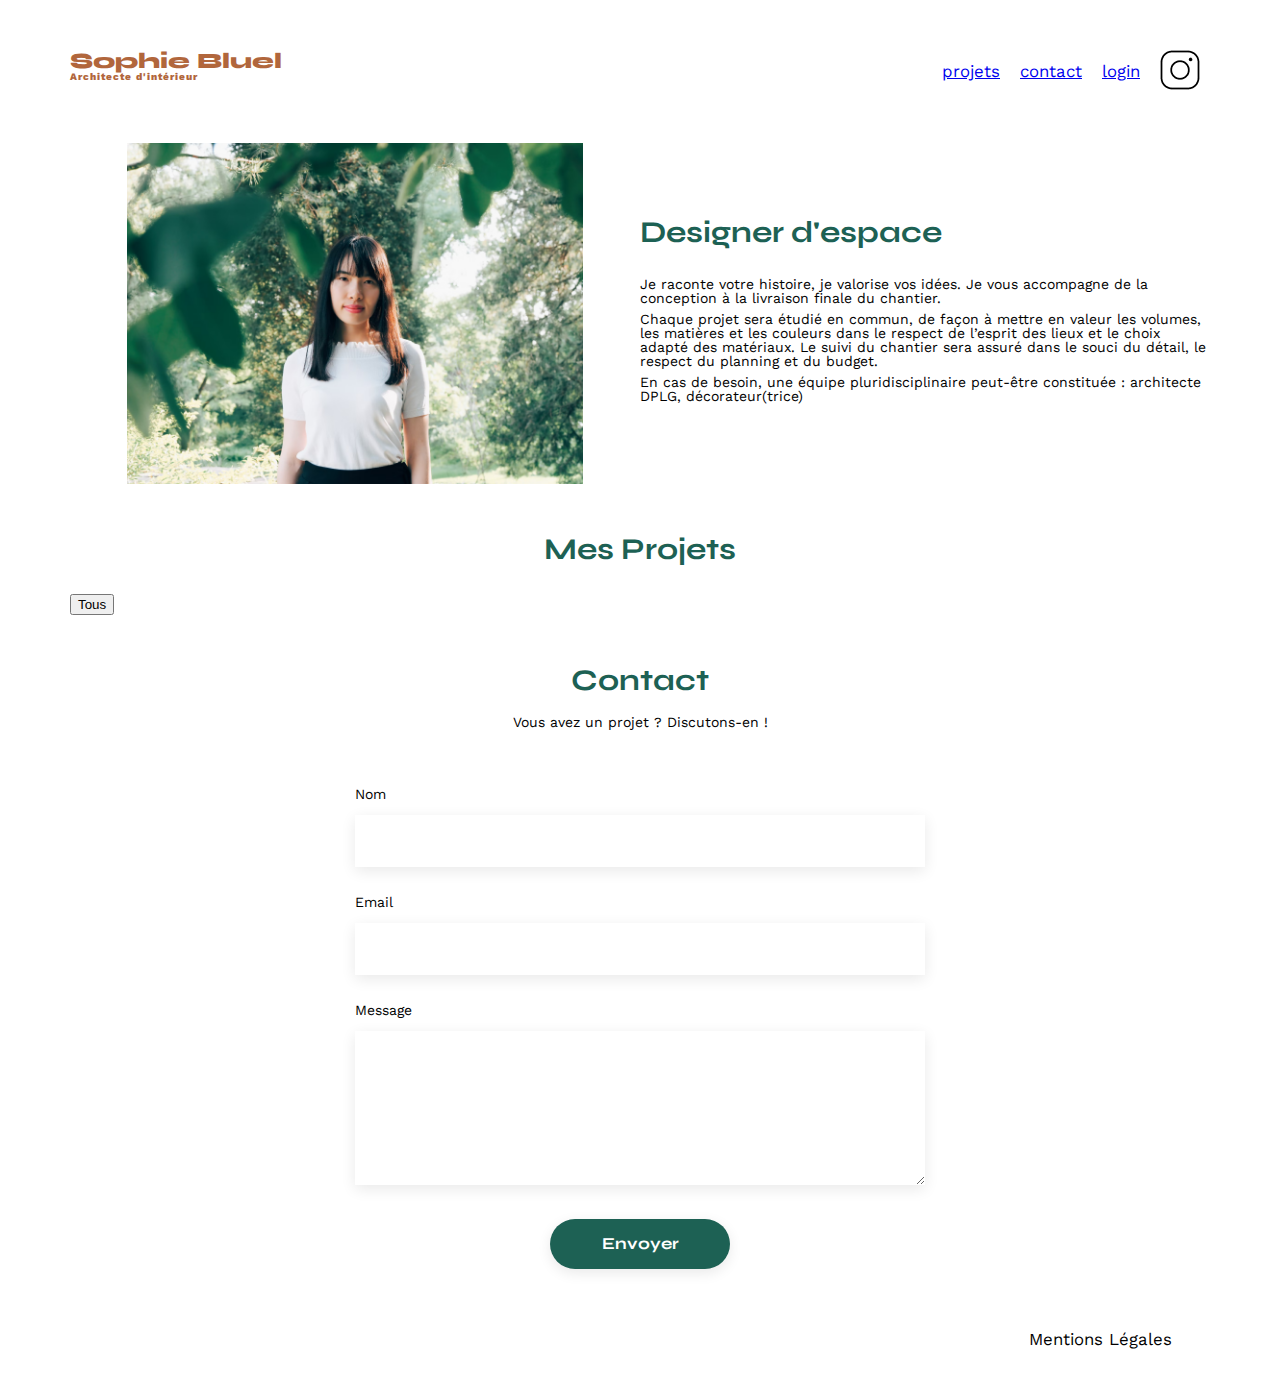
<file: FrontEnd/index.html>
<!DOCTYPE html>
<html lang="fr">

<head>
	<meta charset="UTF-8">
	<title>Sophie Bluel - Architecte d'intérieur</title>
	<meta name="viewport" content="width=device-width, initial-scale=1.0">
	<link rel="preconnect" href="https://fonts.googleapis.com">
	<link rel="preconnect" href="https://fonts.gstatic.com" crossorigin>
	<link href="https://fonts.googleapis.com/css2?family=Syne:wght@700;800&family=Work+Sans&display=swap"
		rel="stylesheet">
	<link rel="stylesheet" href="https://cdnjs.cloudflare.com/ajax/libs/font-awesome/6.4.0/css/all.min.css" />
	<meta name="description" content="">
	<link rel="stylesheet" href="./assets/style.css">
	<script type="module" src="./assets/main.js"></script>
</head>

<body>

	<header>
		<h1>Sophie Bluel <span>Architecte d'intérieur</span></h1>
		<nav>
			<ul>
				<li><a href="#portfolio">projets</a></li>
				<li><a href="#contact">contact</a></li>
				<li> <a href="login.html">login</a></li>
				<li><img src="./assets/icons/instagram.png" alt="Instagram"></li>
			</ul>
		</nav>
	</header>
	<main>
		<section id="introduction">
			<figure>
				<img src="./assets/images/sophie-bluel.png" alt="">
			</figure>
			<article>
				<h2>Designer d'espace</h2>
				<p>Je raconte votre histoire, je valorise vos idées. Je vous accompagne de la conception à la livraison
					finale du chantier.</p>
				<p>Chaque projet sera étudié en commun, de façon à mettre en valeur les volumes, les matières et les
					couleurs dans le respect de l’esprit des lieux et le choix adapté des matériaux. Le suivi du
					chantier sera assuré dans le souci du détail, le respect du planning et du budget.</p>
				<p>En cas de besoin, une équipe pluridisciplinaire peut-être constituée : architecte DPLG,
					décorateur(trice)</p>
			</article>
		</section>
		<section id="portfolio">
			<h2>Mes Projets</h2>
			<div class="filters">
				<button data-cat="all" class="filter-selected">Tous</button>
			</div>
			<div class="gallery">
			</div>
		</section>
		<section id="contact">
			<h2>Contact</h2>
			<p>Vous avez un projet ? Discutons-en !</p>
			<form action="#" method="post">
				<label for="name">Nom</label>
				<input type="text" name="name" id="name">
				<label for="email">Email</label>
				<input type="email" name="email" id="email">
				<label for="message">Message</label>
				<textarea name="message" id="message" cols="30" rows="10"></textarea>
				<input type="submit" value="Envoyer">
			</form>
		</section>
	</main>

	<footer>
		<nav>
			<ul>
				<li>Mentions Légales</li>
			</ul>
		</nav>
	</footer>
</body>

</html>
</file>
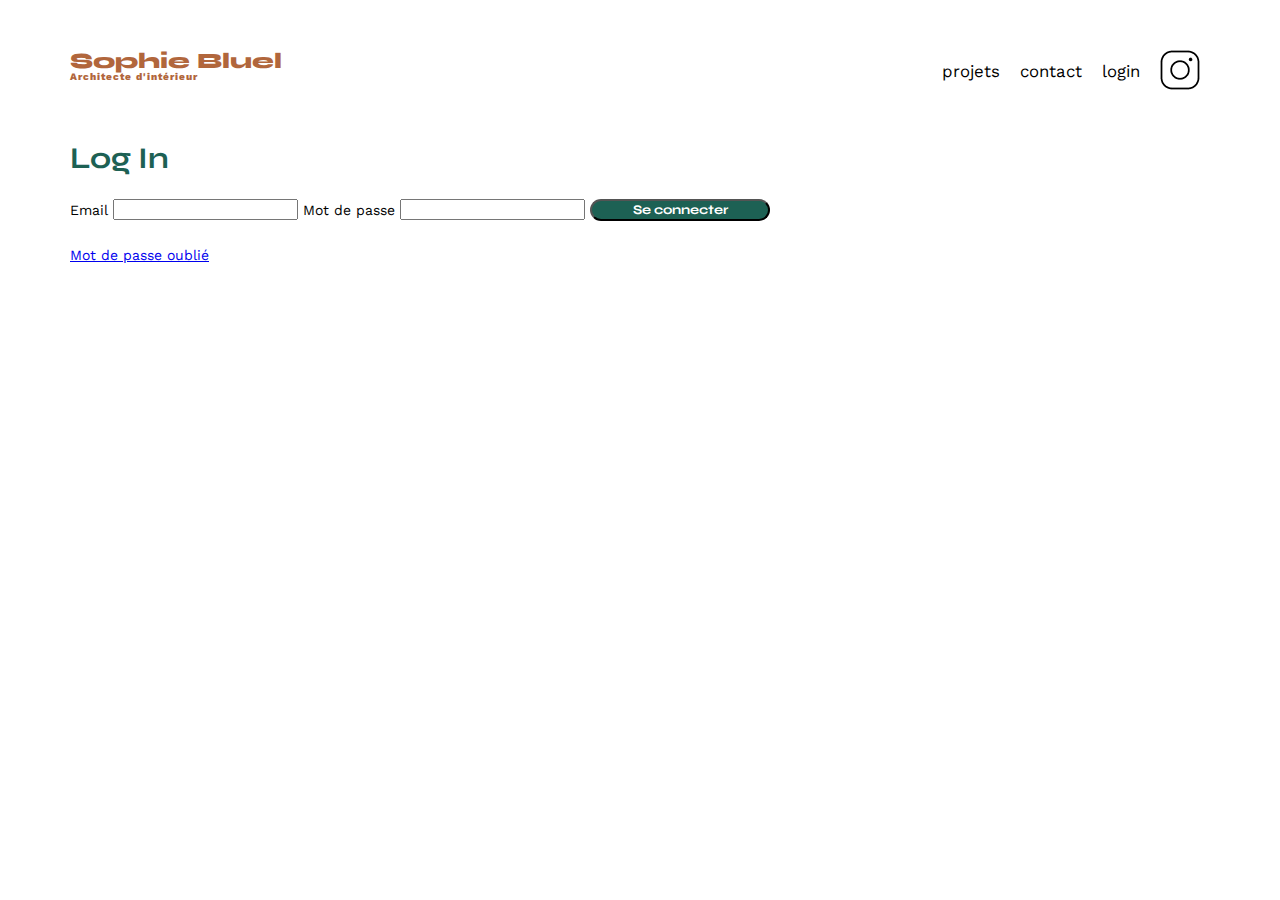
<file: FrontEnd/login.html>
<!DOCTYPE html>
<html lang="fr">

<head>
    <meta charset="UTF-8">
    <title>Connexion</title>
    <meta name="viewport" content="width=device-width, initial-scale=1.0">
    <link href="https://fonts.googleapis.com/css2?family=Syne:wght@700;800&family=Work+Sans&display=swap"
        rel="stylesheet">
    <link rel="stylesheet" href="./assets/style.css">
    <script type="module" src="./assets/login.js" defer></script>
    <script type="module" src="./assets/login.js"></script>
</head>

<body>
    <header>
        <h1>Sophie Bluel <span>Architecte d'intérieur</span></h1>
        <nav>
            <ul>
                <li>projets</li>
                <li>contact</li>
                <li>login</li>
                <li><img src="./assets/icons/instagram.png" alt="Instagram"></li>
            </ul>
        </nav>
    </header>
    <main>
        <section id="login-form">
            <h2>Log In</h2>
                <form action="#" method="post">
                    <label for="email">Email</label>
                    <input type="email" name="email" id="email">
                    <label for="password">Mot de passe </label>
                    <input type="password" name="password" id="password">
                    <input type="submit" value="Se connecter">
                </form>
                <a href="#" class="forgot-password">Mot de passe oublié</a>
        </section>
    </main>
</body>

</html>
</file>
<file: FrontEnd/assets/style.css>
/* http://meyerweb.com/eric/tools/css/reset/
   v2.0 | 20110126
   License: none (public domain)
*/

html, body, div, span, applet, object, iframe,
h1, h2, h3, h4, h5, h6, p, blockquote, pre,
a, abbr, acronym, address, big, cite, code,
del, dfn, em, img, ins, kbd, q, s, samp,
small, strike, strong, sub, sup, tt, var,
b, u, i, center,
dl, dt, dd, ol, ul, li,
fieldset, form, label, legend,
table, caption, tbody, tfoot, thead, tr, th, td,
article, aside, canvas, details, embed,
figure, figcaption, footer, header, hgroup,
menu, nav, output, ruby, section, summary,
time, mark, audio, video {
	margin: 0;
	padding: 0;
	border: 0;
	font-size: 100%;
	font: inherit;
	vertical-align: baseline;
}
/* HTML5 display-role reset for older browsers */
article, aside, details, figcaption, figure,
footer, header, hgroup, menu, nav, section {
	display: block;
}
body {
	line-height: 1;
}
ol, ul {
	list-style: none;
}
blockquote, q {
	quotes: none;
}
blockquote:before, blockquote:after,
q:before, q:after {
	content: '';
	content: none;
}
table {
	border-collapse: collapse;
	border-spacing: 0;
}
/** end reset css**/
body {
	max-width: 1140px;
	margin:auto;
	font-family: 'Work Sans' ;
	font-size: 14px;
}
header {
	display: flex;
	justify-content: space-between;
	margin: 50px 0
}
section {
	margin: 50px 0
}

h1{
	display: flex;
	flex-direction: column;
	font-family: 'Syne';
	font-size: 22px;
	font-weight: 800;
	color: #B1663C
}

h1 > span {
	font-family: 'Work Sans';
	font-size:10px;
	letter-spacing: 0.1em;
;
}

h2{
	font-family: 'Syne';
	font-weight: 700;
	font-size: 30px;
	color: #1D6154
}
nav ul {
	display: flex;
	align-items: center;
	list-style-type: none;

}
nav li {
	padding: 0 10px;
	font-size: 1.2em;
}

li:hover {
	color: #B1663C;
}
#introduction {
	display: flex;
	align-items: center;
}
#introduction figure {
	flex: 1
}
#introduction img {
	display: block;
	margin: auto;
	width: 80%;
}

#introduction article {
	flex: 1
}
#introduction h2 {
	margin-bottom: 1em;
}

#introduction p {
	margin-bottom: 0.5em;
}
#portfolio h2 {
	text-align: center;
	margin-bottom: 1em;
}
.gallery {
	width: 100%;
	display: grid;
	grid-template-columns: 1fr 1fr 1fr;
	grid-column-gap: 20px;
	grid-row-gap: 20px;
}

.gallery img {
	width: 100%;

}
#contact {
	width: 50%;
margin: auto;
}
#contact > * {
	text-align: center;

}
#contact h2{
	margin-bottom: 20px;
}
#contact form {
	text-align: left;
	margin-top:30px;
	display: flex;
	flex-direction: column;
}

#contact input {
	height: 50px;
	font-size: 1.2em;
	border: none;
	box-shadow: 0px 4px 14px rgba(0, 0, 0, 0.09);
}
#contact label {
	margin: 2em 0 1em 0;
}
#contact textarea {
	border: none;
	box-shadow: 0px 4px 14px rgba(0, 0, 0, 0.09);
}

input[type="submit"]{
	font-family: 'Syne';
	font-weight: 700;
	color: white;
	background-color: #1D6154;
	margin : 2em auto ;
	width: 180px;
	text-align: center;
	border-radius: 60px ;
}

footer nav ul {
	display: flex;
	justify-content: flex-end;
	margin: 2em
}
</file>
